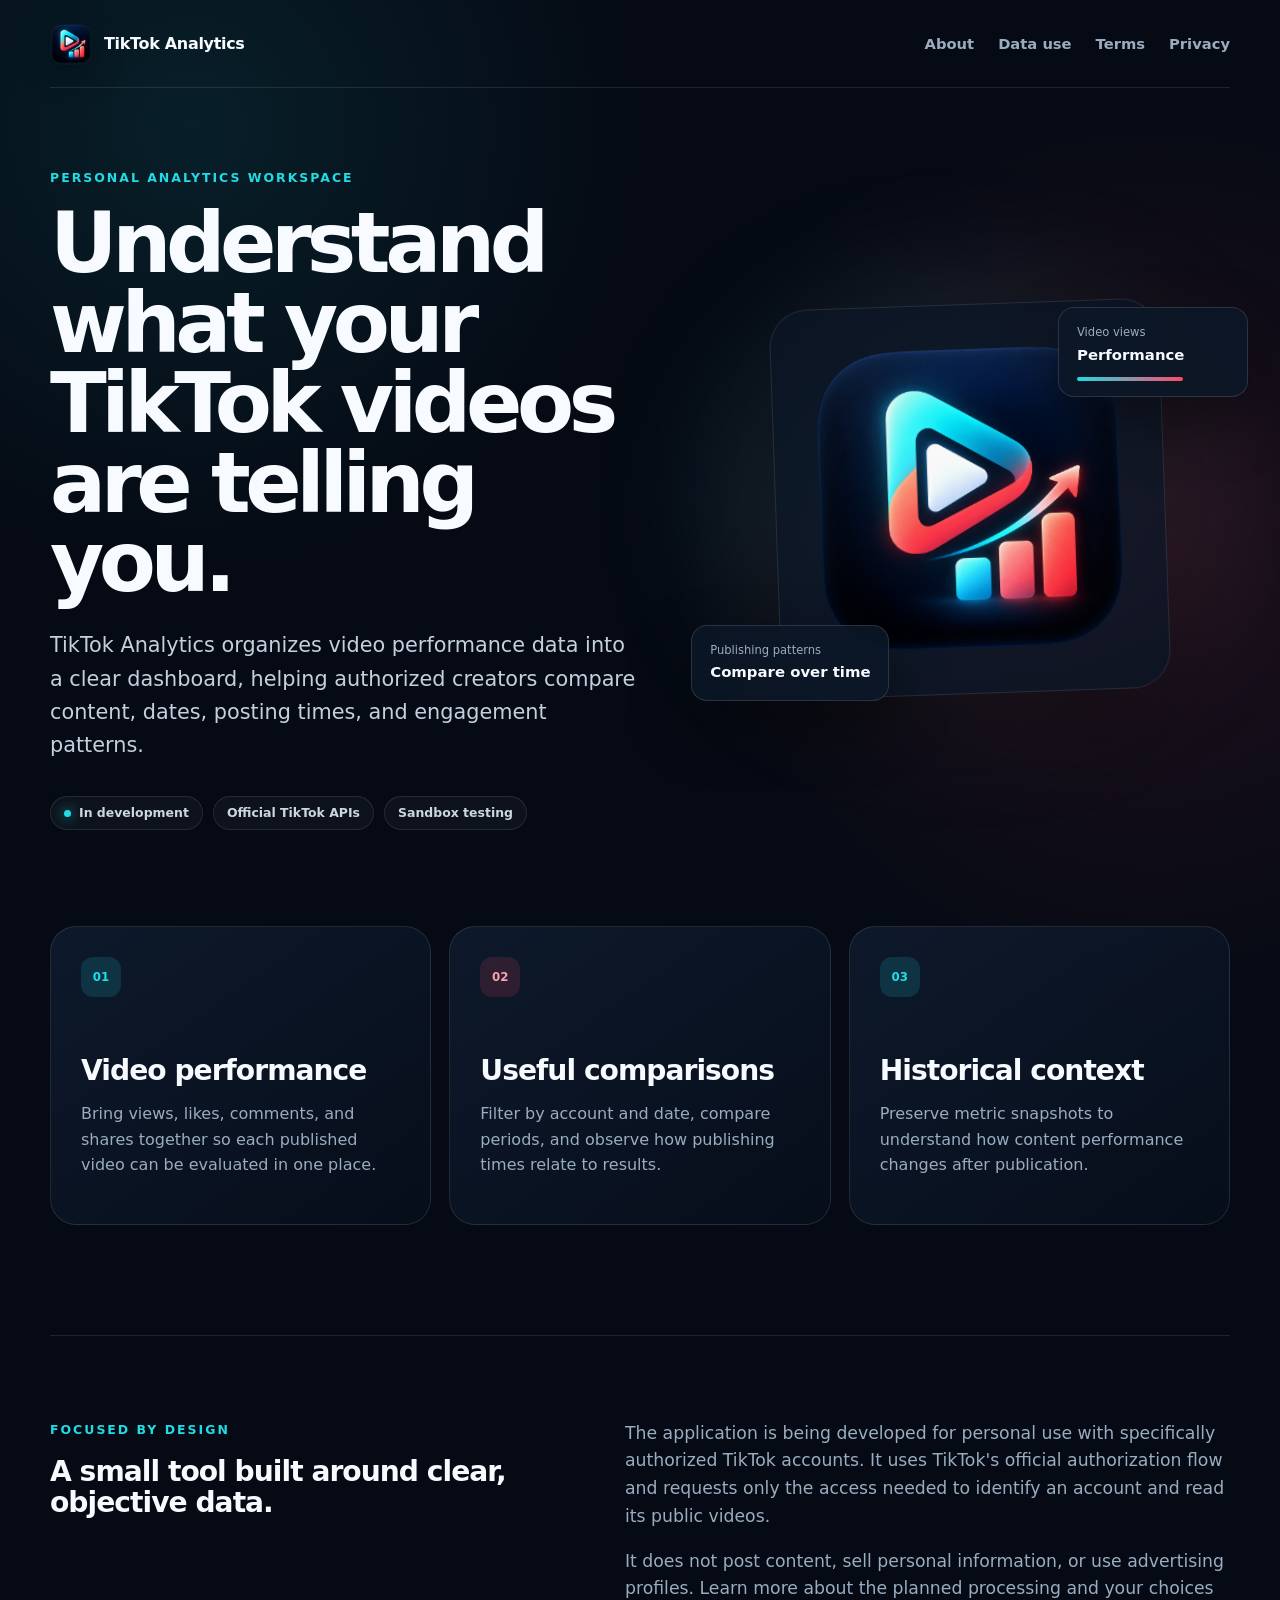
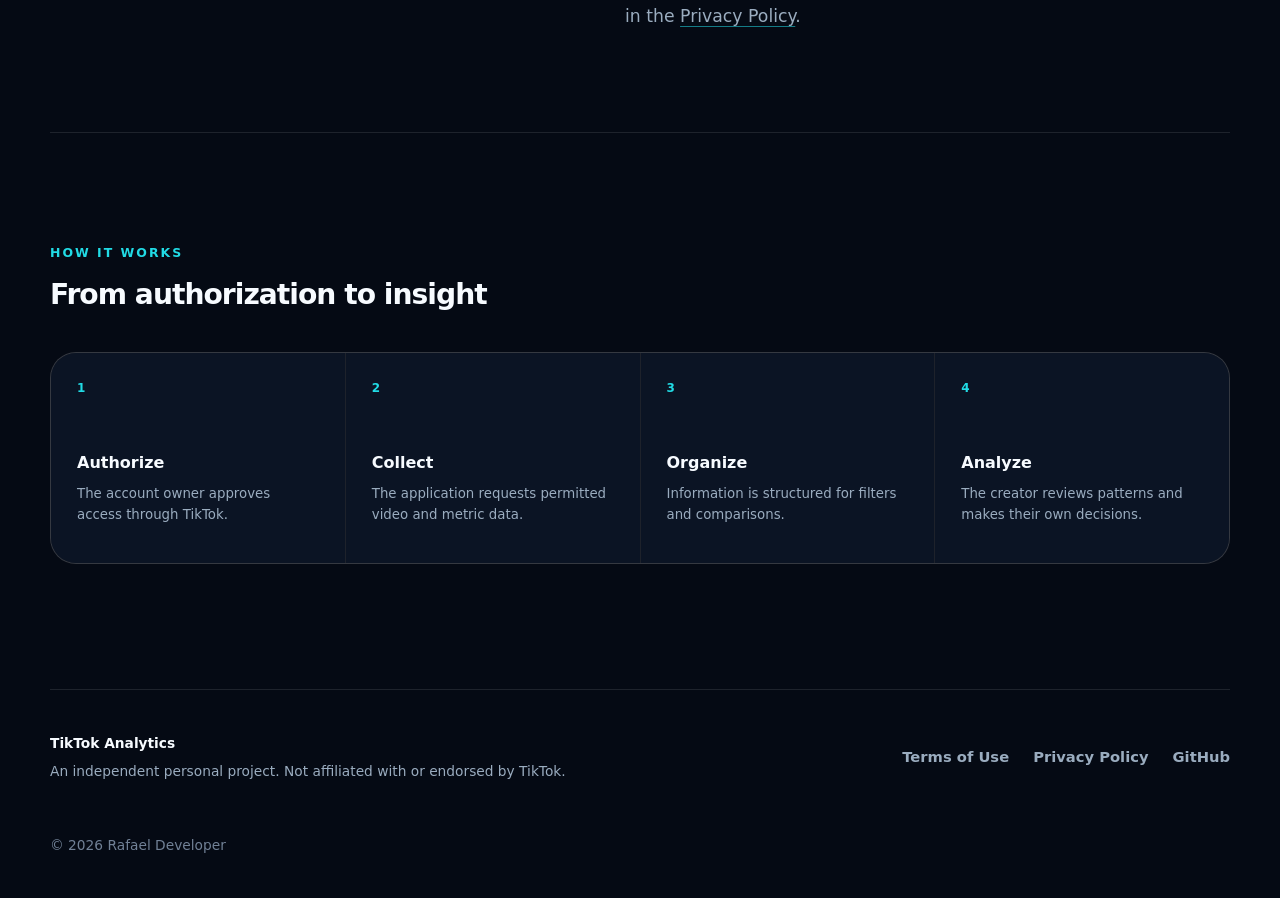
<file: index.html>
<!doctype html>
<html lang="en">
<head>
  <meta charset="utf-8">
  <meta name="viewport" content="width=device-width, initial-scale=1">
  <meta name="description" content="TikTok Analytics is a personal dashboard for understanding video performance and publishing patterns.">
  <title>TikTok Analytics</title>
  <link rel="icon" type="image/png" href="assets/app-icon.png">
  <link rel="stylesheet" href="styles.css">
</head>
<body>
  <header class="site-header">
    <a class="brand" href="index.html" aria-label="TikTok Analytics home">
      <img src="assets/app-icon.png" alt="" width="42" height="42">
      <span>TikTok Analytics</span>
    </a>
    <nav aria-label="Main navigation">
      <a href="#about">About</a>
      <a href="#privacy">Data use</a>
      <a href="terms.html">Terms</a>
      <a href="privacy.html">Privacy</a>
    </nav>
  </header>

  <main>
    <section class="hero" id="about">
      <div class="hero-copy">
        <p class="eyebrow">Personal analytics workspace</p>
        <h1>Understand what your TikTok videos are telling you.</h1>
        <p class="lead">TikTok Analytics organizes video performance data into a clear dashboard, helping authorized creators compare content, dates, posting times, and engagement patterns.</p>
        <div class="status-row" aria-label="Project status">
          <span class="status"><span class="status-dot"></span>In development</span>
          <span class="pill">Official TikTok APIs</span>
          <span class="pill">Sandbox testing</span>
        </div>
      </div>
      <div class="hero-art" aria-label="Video analytics illustration">
        <div class="icon-shell">
          <img src="assets/app-icon.png" alt="TikTok Analytics app icon" width="320" height="320">
        </div>
        <div class="metric-card metric-card-top">
          <span>Video views</span>
          <strong>Performance</strong>
          <i></i>
        </div>
        <div class="metric-card metric-card-bottom">
          <span>Publishing patterns</span>
          <strong>Compare over time</strong>
        </div>
      </div>
    </section>

    <section class="section-grid" aria-label="Main features">
      <article class="feature-card">
        <span class="feature-number">01</span>
        <h2>Video performance</h2>
        <p>Bring views, likes, comments, and shares together so each published video can be evaluated in one place.</p>
      </article>
      <article class="feature-card">
        <span class="feature-number">02</span>
        <h2>Useful comparisons</h2>
        <p>Filter by account and date, compare periods, and observe how publishing times relate to results.</p>
      </article>
      <article class="feature-card">
        <span class="feature-number">03</span>
        <h2>Historical context</h2>
        <p>Preserve metric snapshots to understand how content performance changes after publication.</p>
      </article>
    </section>

    <section class="data-section" id="privacy">
      <div>
        <p class="eyebrow">Focused by design</p>
        <h2>A small tool built around clear, objective data.</h2>
      </div>
      <div class="data-copy">
        <p>The application is being developed for personal use with specifically authorized TikTok accounts. It uses TikTok's official authorization flow and requests only the access needed to identify an account and read its public videos.</p>
        <p>It does not post content, sell personal information, or use advertising profiles. Learn more about the planned processing and your choices in the <a href="privacy.html">Privacy Policy</a>.</p>
      </div>
    </section>

    <section class="flow" aria-labelledby="flow-title">
      <div class="section-heading">
        <p class="eyebrow">How it works</p>
        <h2 id="flow-title">From authorization to insight</h2>
      </div>
      <ol class="flow-list">
        <li><span>1</span><strong>Authorize</strong><small>The account owner approves access through TikTok.</small></li>
        <li><span>2</span><strong>Collect</strong><small>The application requests permitted video and metric data.</small></li>
        <li><span>3</span><strong>Organize</strong><small>Information is structured for filters and comparisons.</small></li>
        <li><span>4</span><strong>Analyze</strong><small>The creator reviews patterns and makes their own decisions.</small></li>
      </ol>
    </section>
  </main>

  <footer>
    <div>
      <strong>TikTok Analytics</strong>
      <p>An independent personal project. Not affiliated with or endorsed by TikTok.</p>
    </div>
    <div class="footer-links">
      <a href="terms.html">Terms of Use</a>
      <a href="privacy.html">Privacy Policy</a>
      <a href="https://github.com/RafaelLanaSilva/tiktok-analytics-site" rel="noreferrer">GitHub</a>
    </div>
    <p class="copyright">© 2026 Rafael Developer</p>
  </footer>
</body>
</html>
</file>
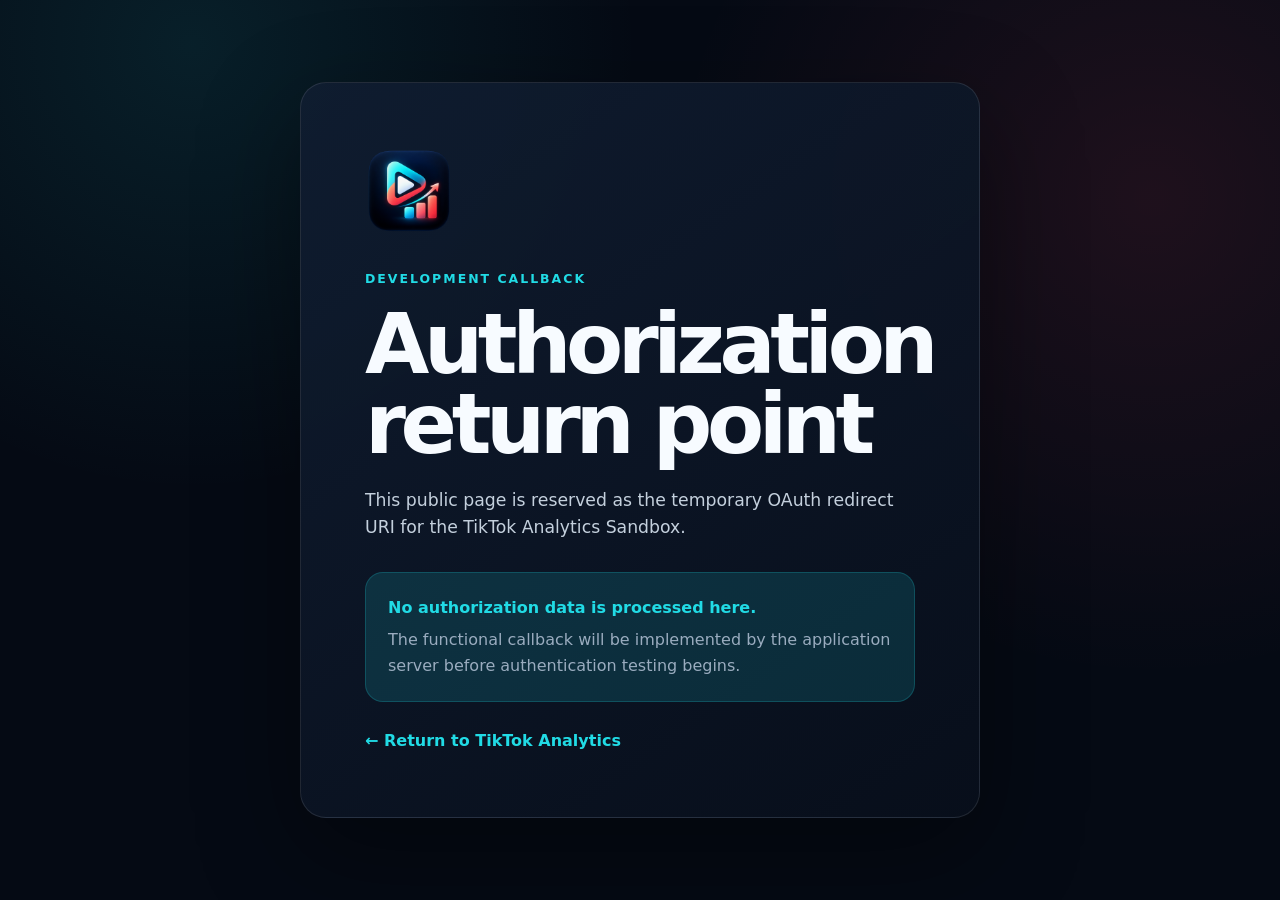
<file: auth/tiktok/callback/index.html>
<!doctype html>
<html lang="en">
<head>
  <meta charset="utf-8">
  <meta name="viewport" content="width=device-width, initial-scale=1">
  <meta name="description" content="Development authorization callback for TikTok Analytics.">
  <title>Authorization callback · TikTok Analytics</title>
  <link rel="icon" type="image/png" href="../../../assets/app-icon.png">
  <link rel="stylesheet" href="../../../styles.css">
</head>
<body class="callback-page">
  <main class="callback-shell">
    <img src="../../../assets/app-icon.png" alt="TikTok Analytics app icon" width="88" height="88">
    <p class="eyebrow">Development callback</p>
    <h1>Authorization return point</h1>
    <p>This public page is reserved as the temporary OAuth redirect URI for the TikTok Analytics Sandbox.</p>
    <div class="callback-note">
      <strong>No authorization data is processed here.</strong>
      <p>The functional callback will be implemented by the application server before authentication testing begins.</p>
    </div>
    <a class="back-link" href="../../../index.html">← Return to TikTok Analytics</a>
  </main>
</body>
</html>
</file>
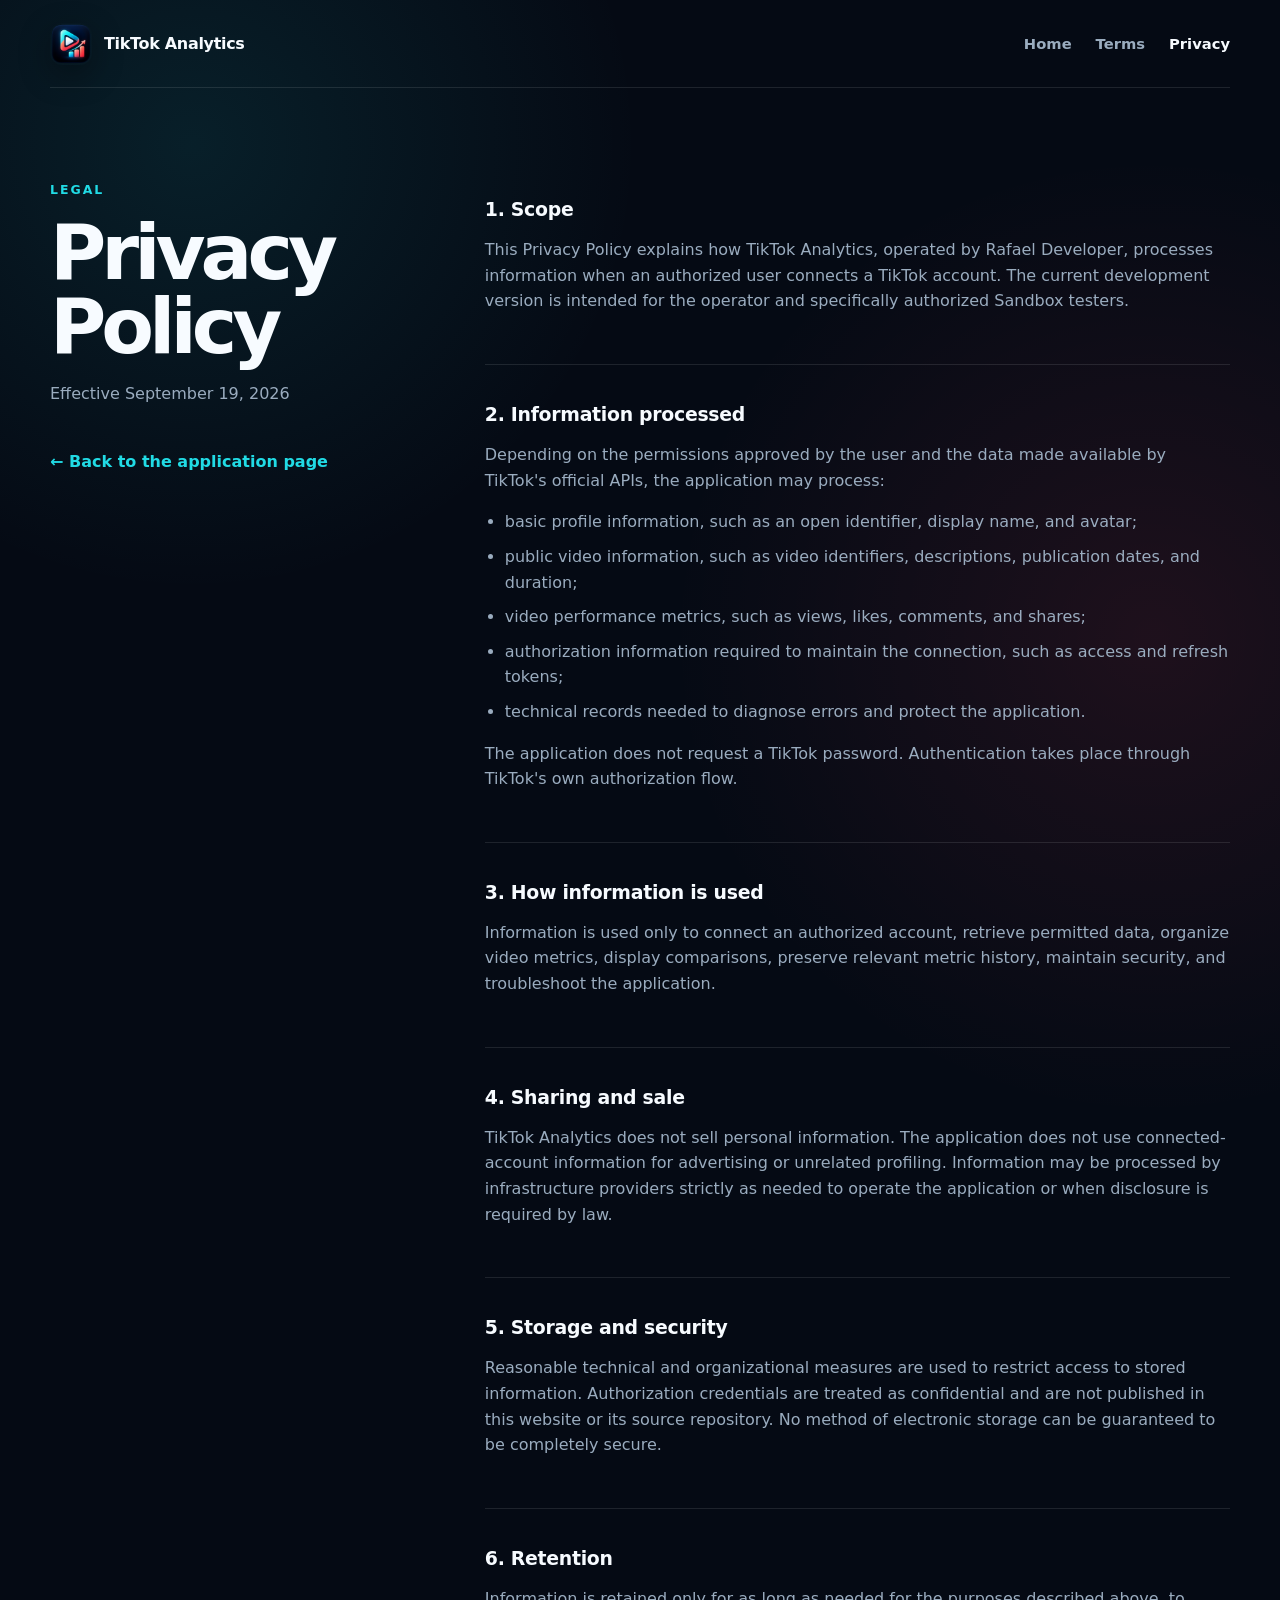
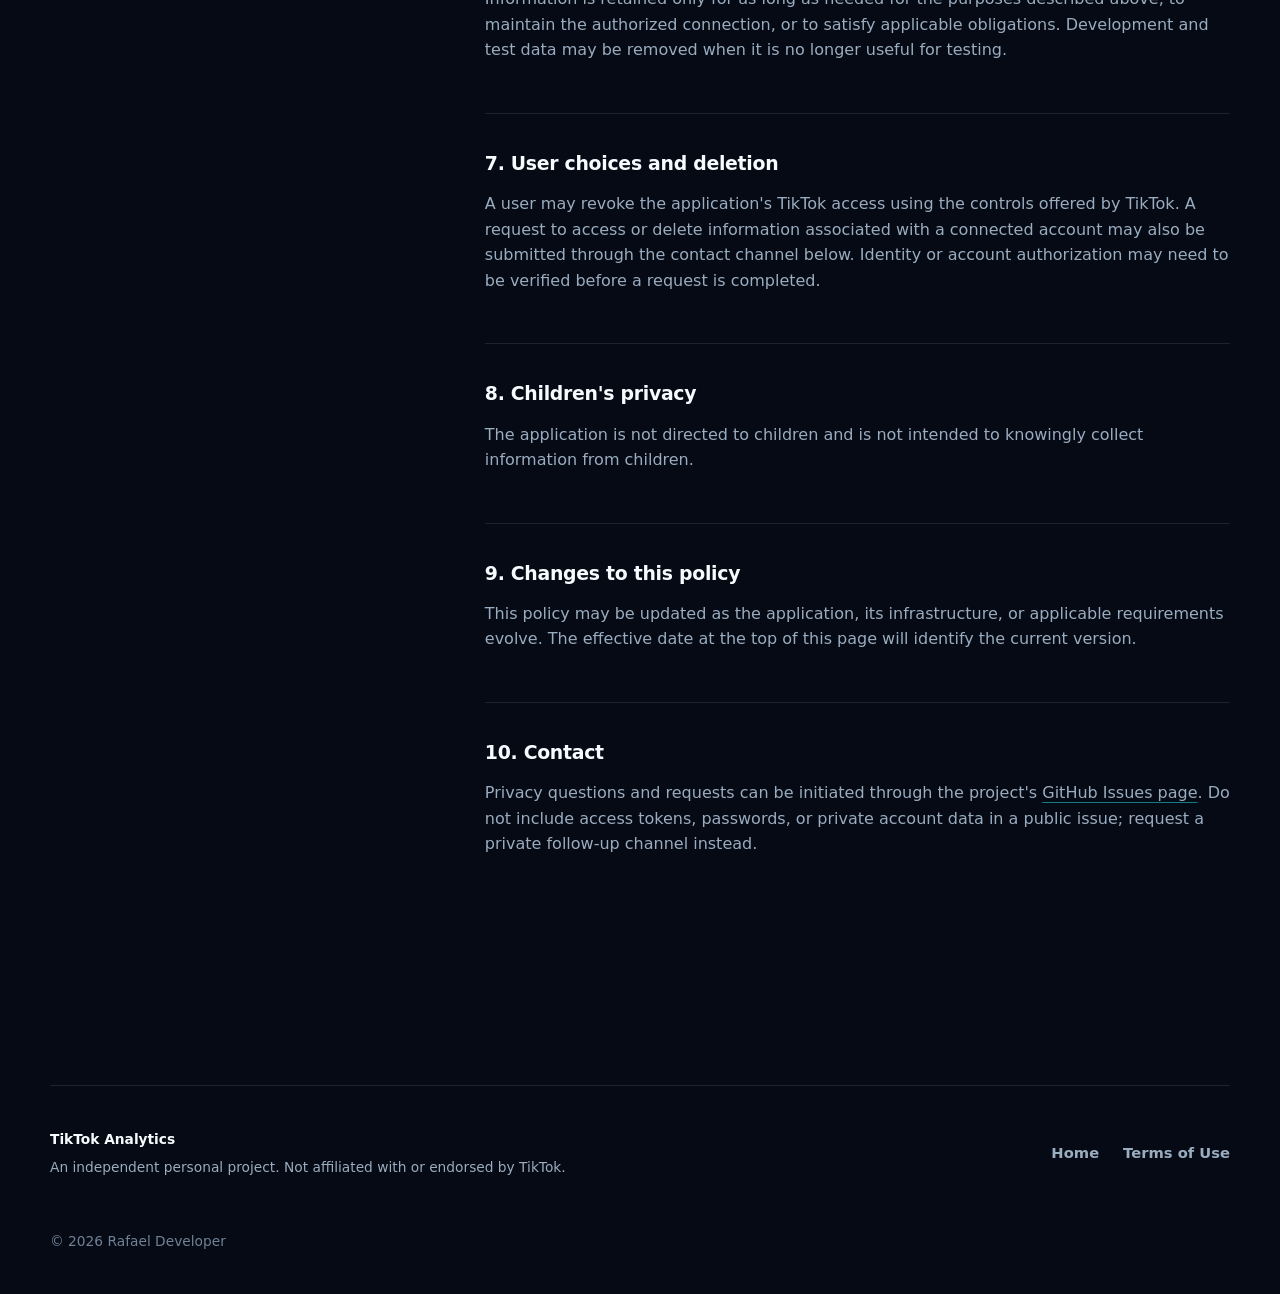
<file: privacy.html>
<!doctype html>
<html lang="en">
<head>
  <meta charset="utf-8">
  <meta name="viewport" content="width=device-width, initial-scale=1">
  <meta name="description" content="Privacy Policy for TikTok Analytics.">
  <title>Privacy Policy · TikTok Analytics</title>
  <link rel="icon" type="image/png" href="assets/app-icon.png">
  <link rel="stylesheet" href="styles.css">
</head>
<body class="legal-page">
  <header class="site-header">
    <a class="brand" href="index.html" aria-label="TikTok Analytics home">
      <img src="assets/app-icon.png" alt="" width="42" height="42">
      <span>TikTok Analytics</span>
    </a>
    <nav aria-label="Main navigation">
      <a href="index.html">Home</a>
      <a href="terms.html">Terms</a>
      <a href="privacy.html" aria-current="page">Privacy</a>
    </nav>
  </header>

  <main class="legal-layout">
    <aside class="legal-intro">
      <p class="eyebrow">Legal</p>
      <h1>Privacy Policy</h1>
      <p>Effective September 19, 2026</p>
      <a class="back-link" href="index.html">← Back to the application page</a>
    </aside>

    <article class="legal-content">
      <section>
        <h2>1. Scope</h2>
        <p>This Privacy Policy explains how TikTok Analytics, operated by Rafael Developer, processes information when an authorized user connects a TikTok account. The current development version is intended for the operator and specifically authorized Sandbox testers.</p>
      </section>
      <section>
        <h2>2. Information processed</h2>
        <p>Depending on the permissions approved by the user and the data made available by TikTok's official APIs, the application may process:</p>
        <ul>
          <li>basic profile information, such as an open identifier, display name, and avatar;</li>
          <li>public video information, such as video identifiers, descriptions, publication dates, and duration;</li>
          <li>video performance metrics, such as views, likes, comments, and shares;</li>
          <li>authorization information required to maintain the connection, such as access and refresh tokens;</li>
          <li>technical records needed to diagnose errors and protect the application.</li>
        </ul>
        <p>The application does not request a TikTok password. Authentication takes place through TikTok's own authorization flow.</p>
      </section>
      <section>
        <h2>3. How information is used</h2>
        <p>Information is used only to connect an authorized account, retrieve permitted data, organize video metrics, display comparisons, preserve relevant metric history, maintain security, and troubleshoot the application.</p>
      </section>
      <section>
        <h2>4. Sharing and sale</h2>
        <p>TikTok Analytics does not sell personal information. The application does not use connected-account information for advertising or unrelated profiling. Information may be processed by infrastructure providers strictly as needed to operate the application or when disclosure is required by law.</p>
      </section>
      <section>
        <h2>5. Storage and security</h2>
        <p>Reasonable technical and organizational measures are used to restrict access to stored information. Authorization credentials are treated as confidential and are not published in this website or its source repository. No method of electronic storage can be guaranteed to be completely secure.</p>
      </section>
      <section>
        <h2>6. Retention</h2>
        <p>Information is retained only for as long as needed for the purposes described above, to maintain the authorized connection, or to satisfy applicable obligations. Development and test data may be removed when it is no longer useful for testing.</p>
      </section>
      <section>
        <h2>7. User choices and deletion</h2>
        <p>A user may revoke the application's TikTok access using the controls offered by TikTok. A request to access or delete information associated with a connected account may also be submitted through the contact channel below. Identity or account authorization may need to be verified before a request is completed.</p>
      </section>
      <section>
        <h2>8. Children's privacy</h2>
        <p>The application is not directed to children and is not intended to knowingly collect information from children.</p>
      </section>
      <section>
        <h2>9. Changes to this policy</h2>
        <p>This policy may be updated as the application, its infrastructure, or applicable requirements evolve. The effective date at the top of this page will identify the current version.</p>
      </section>
      <section>
        <h2>10. Contact</h2>
        <p>Privacy questions and requests can be initiated through the project's <a href="https://github.com/RafaelLanaSilva/tiktok-analytics-site/issues" rel="noreferrer">GitHub Issues page</a>. Do not include access tokens, passwords, or private account data in a public issue; request a private follow-up channel instead.</p>
      </section>
    </article>
  </main>

  <footer>
    <div>
      <strong>TikTok Analytics</strong>
      <p>An independent personal project. Not affiliated with or endorsed by TikTok.</p>
    </div>
    <div class="footer-links">
      <a href="index.html">Home</a>
      <a href="terms.html">Terms of Use</a>
    </div>
    <p class="copyright">© 2026 Rafael Developer</p>
  </footer>
</body>
</html>
</file>
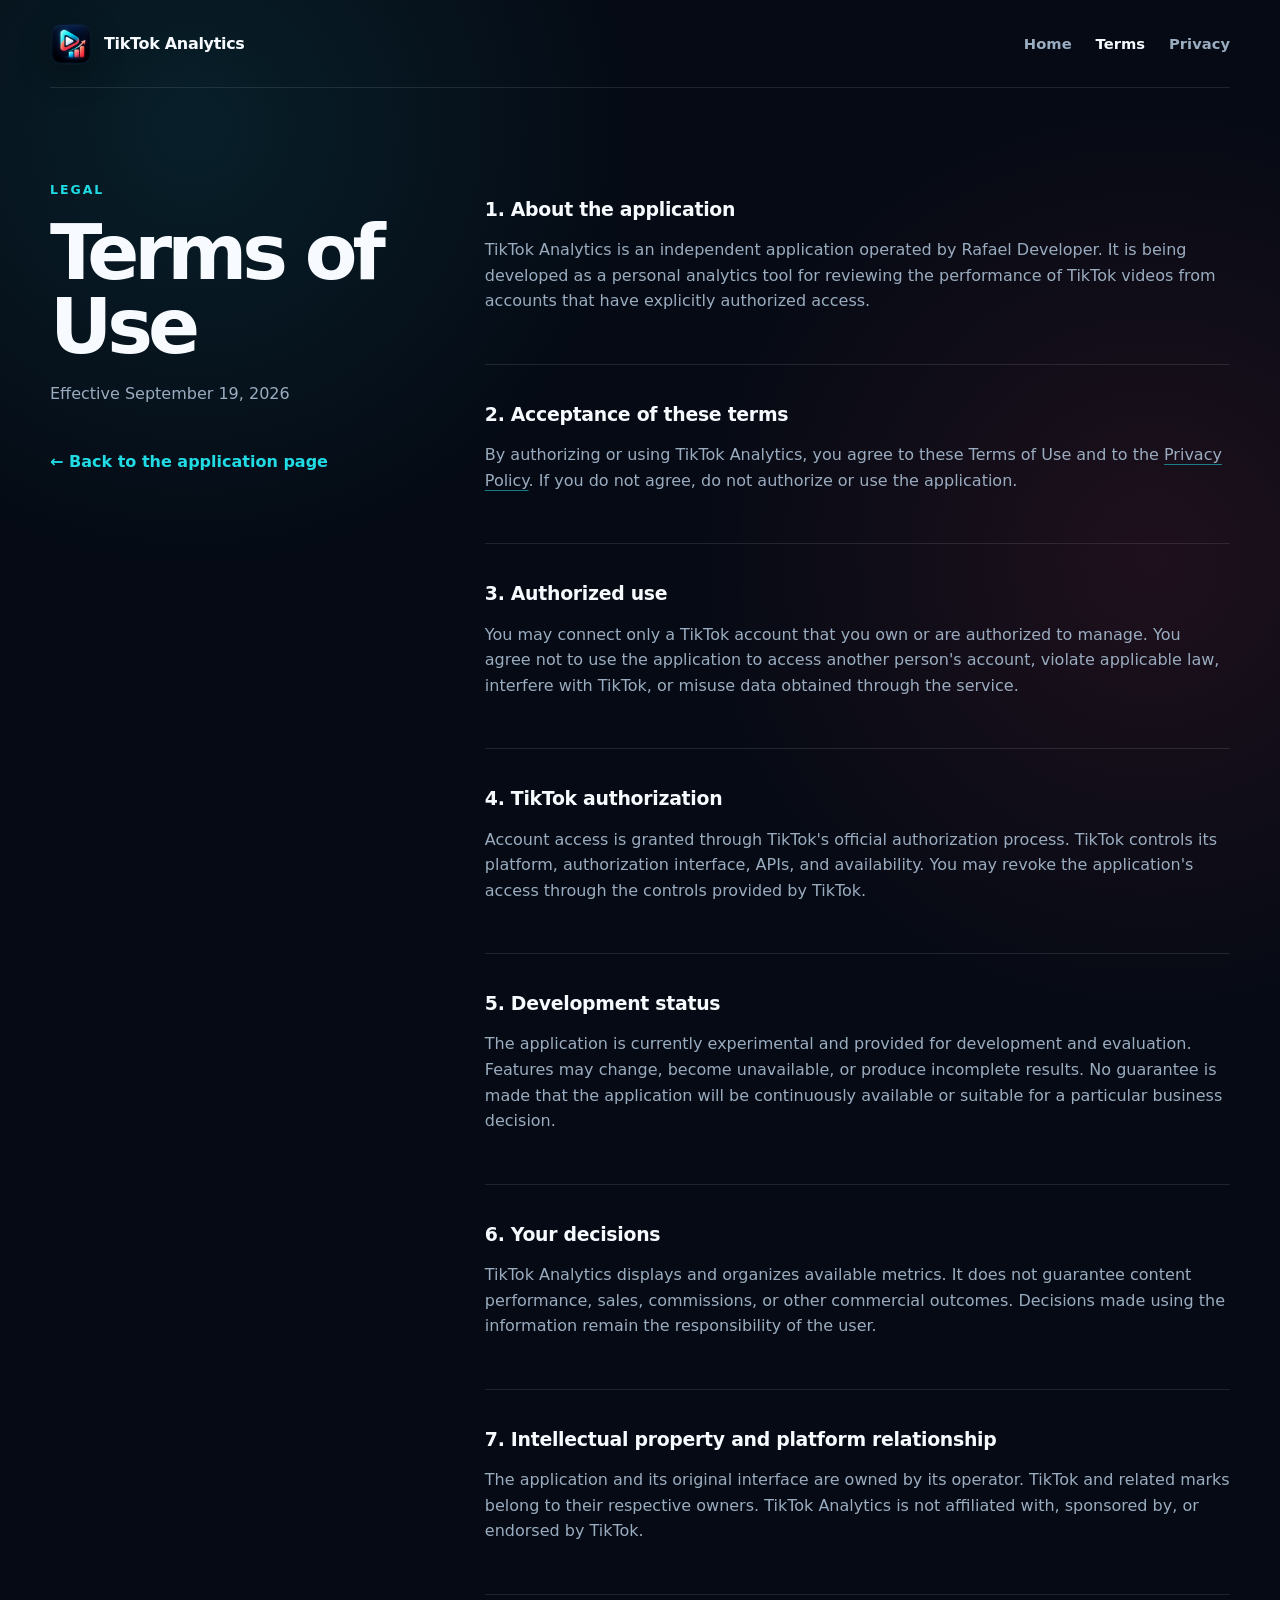
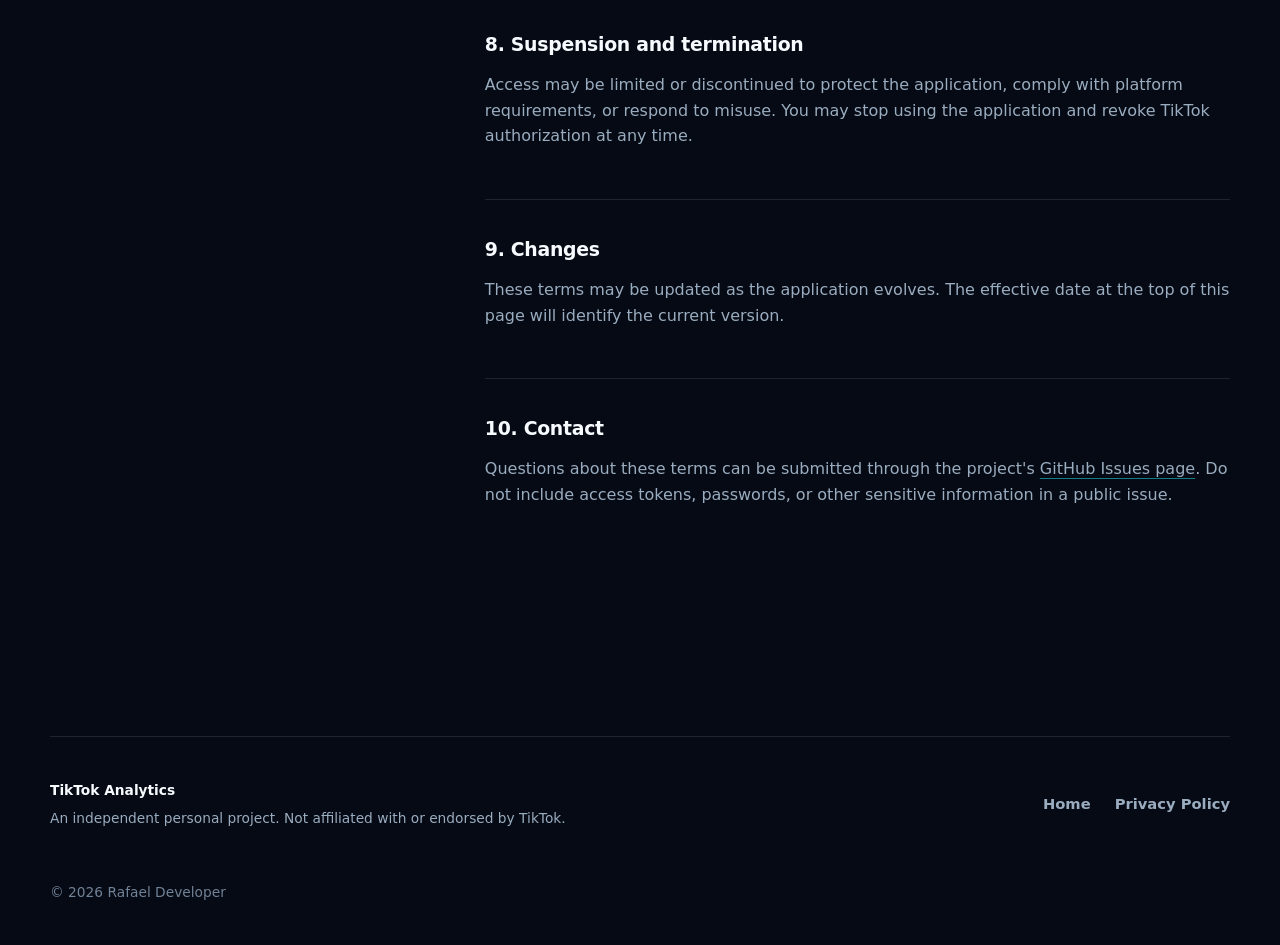
<file: terms.html>
<!doctype html>
<html lang="en">
<head>
  <meta charset="utf-8">
  <meta name="viewport" content="width=device-width, initial-scale=1">
  <meta name="description" content="Terms of Use for TikTok Analytics.">
  <title>Terms of Use · TikTok Analytics</title>
  <link rel="icon" type="image/png" href="assets/app-icon.png">
  <link rel="stylesheet" href="styles.css">
</head>
<body class="legal-page">
  <header class="site-header">
    <a class="brand" href="index.html" aria-label="TikTok Analytics home">
      <img src="assets/app-icon.png" alt="" width="42" height="42">
      <span>TikTok Analytics</span>
    </a>
    <nav aria-label="Main navigation">
      <a href="index.html">Home</a>
      <a href="terms.html" aria-current="page">Terms</a>
      <a href="privacy.html">Privacy</a>
    </nav>
  </header>

  <main class="legal-layout">
    <aside class="legal-intro">
      <p class="eyebrow">Legal</p>
      <h1>Terms of Use</h1>
      <p>Effective September 19, 2026</p>
      <a class="back-link" href="index.html">← Back to the application page</a>
    </aside>

    <article class="legal-content">
      <section>
        <h2>1. About the application</h2>
        <p>TikTok Analytics is an independent application operated by Rafael Developer. It is being developed as a personal analytics tool for reviewing the performance of TikTok videos from accounts that have explicitly authorized access.</p>
      </section>
      <section>
        <h2>2. Acceptance of these terms</h2>
        <p>By authorizing or using TikTok Analytics, you agree to these Terms of Use and to the <a href="privacy.html">Privacy Policy</a>. If you do not agree, do not authorize or use the application.</p>
      </section>
      <section>
        <h2>3. Authorized use</h2>
        <p>You may connect only a TikTok account that you own or are authorized to manage. You agree not to use the application to access another person's account, violate applicable law, interfere with TikTok, or misuse data obtained through the service.</p>
      </section>
      <section>
        <h2>4. TikTok authorization</h2>
        <p>Account access is granted through TikTok's official authorization process. TikTok controls its platform, authorization interface, APIs, and availability. You may revoke the application's access through the controls provided by TikTok.</p>
      </section>
      <section>
        <h2>5. Development status</h2>
        <p>The application is currently experimental and provided for development and evaluation. Features may change, become unavailable, or produce incomplete results. No guarantee is made that the application will be continuously available or suitable for a particular business decision.</p>
      </section>
      <section>
        <h2>6. Your decisions</h2>
        <p>TikTok Analytics displays and organizes available metrics. It does not guarantee content performance, sales, commissions, or other commercial outcomes. Decisions made using the information remain the responsibility of the user.</p>
      </section>
      <section>
        <h2>7. Intellectual property and platform relationship</h2>
        <p>The application and its original interface are owned by its operator. TikTok and related marks belong to their respective owners. TikTok Analytics is not affiliated with, sponsored by, or endorsed by TikTok.</p>
      </section>
      <section>
        <h2>8. Suspension and termination</h2>
        <p>Access may be limited or discontinued to protect the application, comply with platform requirements, or respond to misuse. You may stop using the application and revoke TikTok authorization at any time.</p>
      </section>
      <section>
        <h2>9. Changes</h2>
        <p>These terms may be updated as the application evolves. The effective date at the top of this page will identify the current version.</p>
      </section>
      <section>
        <h2>10. Contact</h2>
        <p>Questions about these terms can be submitted through the project's <a href="https://github.com/RafaelLanaSilva/tiktok-analytics-site/issues" rel="noreferrer">GitHub Issues page</a>. Do not include access tokens, passwords, or other sensitive information in a public issue.</p>
      </section>
    </article>
  </main>

  <footer>
    <div>
      <strong>TikTok Analytics</strong>
      <p>An independent personal project. Not affiliated with or endorsed by TikTok.</p>
    </div>
    <div class="footer-links">
      <a href="index.html">Home</a>
      <a href="privacy.html">Privacy Policy</a>
    </div>
    <p class="copyright">© 2026 Rafael Developer</p>
  </footer>
</body>
</html>
</file>
<file: styles.css>
:root {
  color-scheme: dark;
  --bg: #050a14;
  --surface: #0b1424;
  --surface-soft: #101d31;
  --text: #f7fbff;
  --muted: #9aacbf;
  --line: rgba(255, 255, 255, 0.1);
  --cyan: #21dbe5;
  --cyan-soft: rgba(33, 219, 229, 0.14);
  --coral: #ff4965;
  --coral-soft: rgba(255, 73, 101, 0.14);
  --max: 1180px;
  --radius: 26px;
}

* {
  box-sizing: border-box;
}

html {
  scroll-behavior: smooth;
}

body {
  margin: 0;
  min-height: 100vh;
  background:
    radial-gradient(circle at 15% 5%, rgba(33, 219, 229, 0.1), transparent 28rem),
    radial-gradient(circle at 90% 22%, rgba(255, 73, 101, 0.1), transparent 30rem),
    var(--bg);
  color: var(--text);
  font-family: Inter, ui-sans-serif, system-ui, -apple-system, BlinkMacSystemFont, "Segoe UI", sans-serif;
  line-height: 1.6;
}

a {
  color: inherit;
  text-decoration-color: rgba(33, 219, 229, 0.55);
  text-underline-offset: 0.22em;
}

a:hover {
  color: var(--cyan);
}

.site-header,
main,
footer {
  width: min(calc(100% - 40px), var(--max));
  margin-inline: auto;
}

.site-header {
  min-height: 88px;
  display: flex;
  align-items: center;
  justify-content: space-between;
  gap: 32px;
  border-bottom: 1px solid var(--line);
}

.brand {
  display: inline-flex;
  align-items: center;
  gap: 12px;
  color: var(--text);
  font-weight: 750;
  letter-spacing: -0.02em;
  text-decoration: none;
}

.brand img {
  border-radius: 12px;
  box-shadow: 0 10px 32px rgba(0, 0, 0, 0.32);
}

nav,
.footer-links {
  display: flex;
  align-items: center;
  gap: 24px;
}

nav a,
.footer-links a {
  color: var(--muted);
  font-size: 0.92rem;
  font-weight: 650;
  text-decoration: none;
}

nav a[aria-current="page"] {
  color: var(--text);
}

.hero {
  min-height: 680px;
  display: grid;
  grid-template-columns: 1.06fr 0.94fr;
  align-items: center;
  gap: 72px;
  padding: 80px 0 96px;
}

.eyebrow {
  margin: 0 0 16px;
  color: var(--cyan);
  font-size: 0.78rem;
  font-weight: 800;
  letter-spacing: 0.16em;
  text-transform: uppercase;
}

h1,
h2,
p {
  margin-top: 0;
}

h1 {
  max-width: 780px;
  margin-bottom: 26px;
  font-size: clamp(3.2rem, 6.5vw, 6.6rem);
  line-height: 0.96;
  letter-spacing: -0.065em;
}

.lead {
  max-width: 680px;
  color: #c4d0dd;
  font-size: clamp(1.05rem, 1.8vw, 1.3rem);
}

.status-row {
  display: flex;
  flex-wrap: wrap;
  gap: 10px;
  margin-top: 34px;
}

.status,
.pill {
  display: inline-flex;
  align-items: center;
  min-height: 34px;
  padding: 0 13px;
  border: 1px solid var(--line);
  border-radius: 999px;
  color: #cbd6e1;
  background: rgba(255, 255, 255, 0.035);
  font-size: 0.78rem;
  font-weight: 700;
}

.status-dot {
  width: 7px;
  height: 7px;
  margin-right: 8px;
  border-radius: 50%;
  background: var(--cyan);
  box-shadow: 0 0 14px var(--cyan);
}

.hero-art {
  position: relative;
  min-height: 500px;
  display: grid;
  place-items: center;
}

.hero-art::before {
  content: "";
  position: absolute;
  inset: 12% 6%;
  border-radius: 50%;
  background: linear-gradient(135deg, rgba(33, 219, 229, 0.21), rgba(255, 73, 101, 0.18));
  filter: blur(70px);
}

.icon-shell {
  position: relative;
  width: min(78vw, 390px);
  padding: 30px;
  border: 1px solid var(--line);
  border-radius: 38px;
  background: rgba(10, 20, 36, 0.76);
  box-shadow: 0 35px 100px rgba(0, 0, 0, 0.42);
  backdrop-filter: blur(22px);
  transform: rotate(-2deg);
}

.icon-shell img {
  display: block;
  width: 100%;
  height: auto;
  border-radius: 29%;
}

.metric-card {
  position: absolute;
  min-width: 190px;
  padding: 15px 18px;
  border: 1px solid rgba(255, 255, 255, 0.13);
  border-radius: 16px;
  background: rgba(12, 23, 39, 0.88);
  box-shadow: 0 24px 60px rgba(0, 0, 0, 0.35);
  backdrop-filter: blur(18px);
}

.metric-card span,
.metric-card small {
  display: block;
  color: var(--muted);
  font-size: 0.72rem;
}

.metric-card strong {
  display: block;
  margin-top: 2px;
  font-size: 0.93rem;
}

.metric-card i {
  display: block;
  width: 70%;
  height: 4px;
  margin-top: 10px;
  border-radius: 999px;
  background: linear-gradient(90deg, var(--cyan), var(--coral));
}

.metric-card-top {
  top: 58px;
  right: -18px;
}

.metric-card-bottom {
  bottom: 48px;
  left: -18px;
}

.section-grid {
  display: grid;
  grid-template-columns: repeat(3, 1fr);
  gap: 18px;
  padding-bottom: 110px;
}

.feature-card {
  min-height: 290px;
  padding: 30px;
  border: 1px solid var(--line);
  border-radius: var(--radius);
  background: linear-gradient(145deg, rgba(16, 29, 49, 0.82), rgba(8, 15, 27, 0.85));
}

.feature-number {
  display: inline-grid;
  place-items: center;
  width: 40px;
  height: 40px;
  margin-bottom: 58px;
  border-radius: 12px;
  color: var(--cyan);
  background: var(--cyan-soft);
  font-size: 0.74rem;
  font-weight: 850;
}

.feature-card:nth-child(2) .feature-number {
  color: #f6a2ad;
  background: var(--coral-soft);
}

.feature-card h2,
.data-section h2,
.flow h2 {
  margin-bottom: 14px;
  font-size: clamp(1.45rem, 2.2vw, 2rem);
  line-height: 1.12;
  letter-spacing: -0.035em;
}

.feature-card p,
.data-copy,
.flow-list small,
.legal-content p,
.legal-content li {
  color: var(--muted);
}

.data-section {
  display: grid;
  grid-template-columns: 0.9fr 1.1fr;
  gap: 80px;
  padding: 84px 0;
  border-top: 1px solid var(--line);
  border-bottom: 1px solid var(--line);
}

.data-copy {
  font-size: 1.08rem;
}

.flow {
  padding: 110px 0 125px;
}

.section-heading {
  margin-bottom: 42px;
}

.flow-list {
  display: grid;
  grid-template-columns: repeat(4, 1fr);
  gap: 1px;
  margin: 0;
  padding: 0;
  overflow: hidden;
  border: 1px solid var(--line);
  border-radius: var(--radius);
  background: var(--line);
  list-style: none;
}

.flow-list li {
  min-height: 210px;
  padding: 26px;
  background: var(--surface);
}

.flow-list span {
  display: block;
  margin-bottom: 52px;
  color: var(--cyan);
  font-size: 0.75rem;
  font-weight: 800;
}

.flow-list strong,
.flow-list small {
  display: block;
}

.flow-list strong {
  margin-bottom: 7px;
}

footer {
  display: grid;
  grid-template-columns: 1fr auto;
  gap: 30px;
  padding: 42px 0;
  border-top: 1px solid var(--line);
  color: var(--muted);
  font-size: 0.86rem;
}

footer strong {
  color: var(--text);
}

footer p {
  margin: 6px 0 0;
}

.copyright {
  grid-column: 1 / -1;
  margin-top: 22px;
  color: #718196;
}

.legal-layout {
  display: grid;
  grid-template-columns: minmax(240px, 0.62fr) minmax(0, 1.38fr);
  gap: 100px;
  padding: 92px 0 130px;
}

.legal-intro {
  position: sticky;
  top: 40px;
  align-self: start;
}

.legal-intro h1 {
  margin-bottom: 18px;
  font-size: clamp(3.4rem, 6vw, 5.8rem);
}

.legal-intro > p:not(.eyebrow) {
  color: var(--muted);
}

.back-link {
  display: inline-block;
  margin-top: 26px;
  color: var(--cyan);
  font-weight: 700;
  text-decoration: none;
}

.legal-content {
  padding: 14px 0;
}

.legal-content section {
  padding: 0 0 34px;
  margin-bottom: 34px;
  border-bottom: 1px solid var(--line);
}

.legal-content section:last-child {
  border-bottom: 0;
}

.legal-content h2 {
  margin-bottom: 13px;
  font-size: 1.18rem;
  letter-spacing: -0.015em;
}

.legal-content p,
.legal-content li {
  max-width: 780px;
}

.legal-content ul {
  padding-left: 1.25rem;
}

.legal-content li + li {
  margin-top: 9px;
}

@media (max-width: 900px) {
  .hero,
  .data-section,
  .legal-layout {
    grid-template-columns: 1fr;
  }

  .hero {
    gap: 24px;
    padding-top: 64px;
  }

  .section-grid {
    grid-template-columns: 1fr;
  }

  .feature-card {
    min-height: auto;
  }

  .feature-number {
    margin-bottom: 34px;
  }

  .flow-list {
    grid-template-columns: repeat(2, 1fr);
  }

  .legal-layout {
    gap: 52px;
  }

  .legal-intro {
    position: static;
  }
}

@media (max-width: 620px) {
  .site-header {
    align-items: flex-start;
    flex-direction: column;
    padding: 20px 0;
  }

  nav {
    width: 100%;
    gap: 16px;
    overflow-x: auto;
    padding-bottom: 4px;
  }

  .hero {
    min-height: auto;
    padding: 62px 0 76px;
  }

  h1 {
    font-size: clamp(3rem, 15vw, 4.5rem);
  }

  .hero-art {
    min-height: 390px;
  }

  .metric-card {
    min-width: 160px;
  }

  .metric-card-top {
    right: 0;
  }

  .metric-card-bottom {
    left: 0;
  }

  .data-section {
    gap: 26px;
  }

  .flow-list {
    grid-template-columns: 1fr;
  }

  .flow-list li {
    min-height: 170px;
  }

  .flow-list span {
    margin-bottom: 30px;
  }

  footer {
    grid-template-columns: 1fr;
  }

  .footer-links {
    align-items: flex-start;
    flex-direction: column;
    gap: 10px;
  }

  .copyright {
    grid-column: auto;
  }
}

@media (prefers-reduced-motion: reduce) {
  html {
    scroll-behavior: auto;
  }
}

.callback-page {
  display: grid;
  min-height: 100vh;
  place-items: center;
  padding: 32px 20px;
}

.callback-shell {
  width: min(100%, 680px);
  margin: 0;
  padding: clamp(30px, 6vw, 64px);
  border: 1px solid var(--line);
  border-radius: var(--radius);
  background: linear-gradient(145deg, rgba(16, 29, 49, 0.92), rgba(8, 15, 27, 0.94));
  box-shadow: 0 35px 100px rgba(0, 0, 0, 0.4);
}

.callback-shell > img {
  display: block;
  margin-bottom: 34px;
  border-radius: 24px;
}

.callback-shell h1 {
  margin-bottom: 22px;
  font-size: clamp(2.7rem, 8vw, 5.2rem);
}

.callback-shell > p:not(.eyebrow) {
  color: #c4d0dd;
  font-size: 1.08rem;
}

.callback-note {
  margin-top: 30px;
  padding: 22px;
  border: 1px solid rgba(33, 219, 229, 0.2);
  border-radius: 18px;
  background: var(--cyan-soft);
}

.callback-note strong {
  color: var(--cyan);
}

.callback-note p {
  margin: 7px 0 0;
  color: var(--muted);
}
</file>
